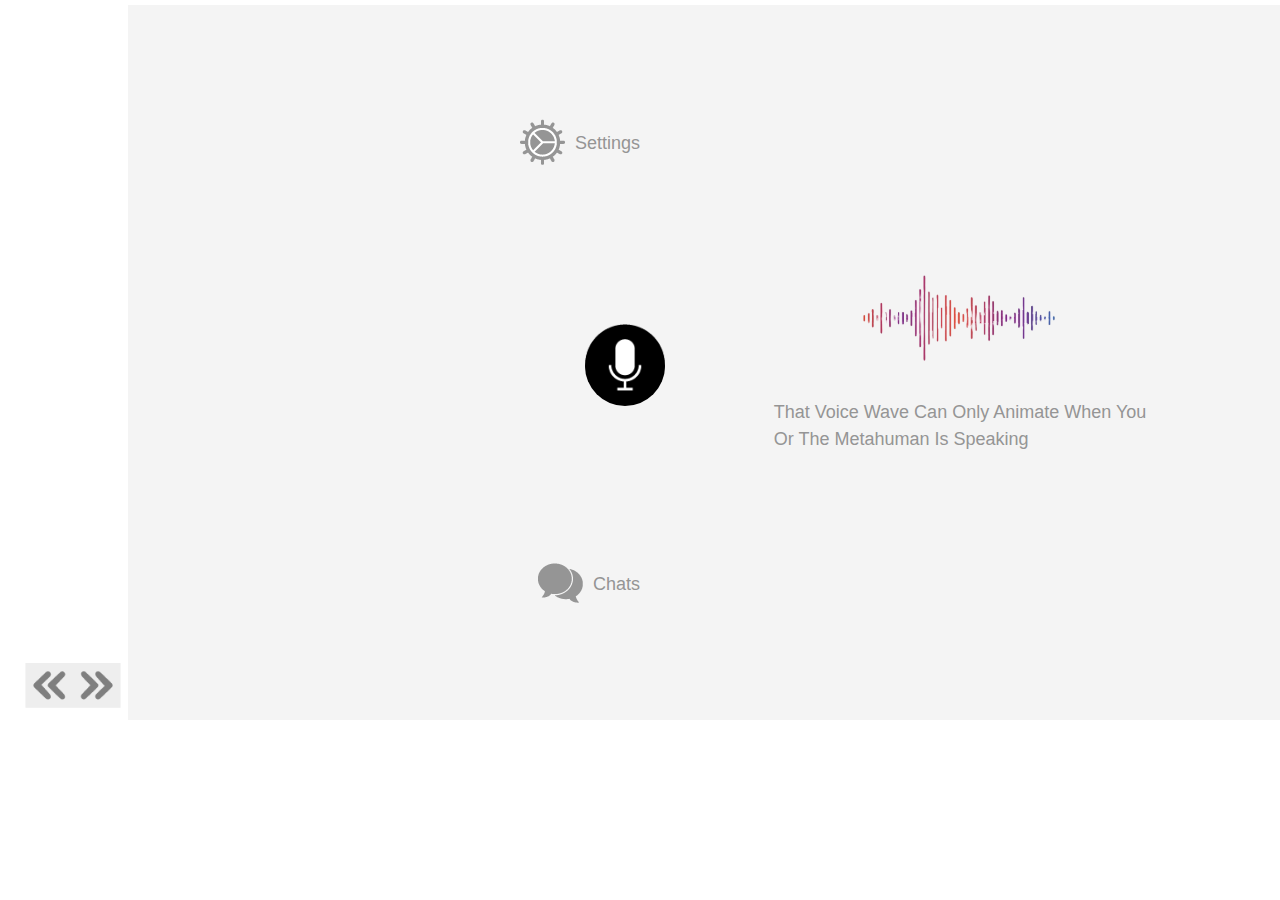
<file: index.html>
<!DOCTYPE html>
<html lang="en">
    <head>
        <meta charset="UTF-8" />
        <meta http-equiv="X-UA-Compatible" content="IE=edge" />
        <meta name="viewport" content="width=device-width, initial-scale=1.0" />
        <title>Document</title>
        <link rel="stylesheet" href="./css/style.css" />
    </head>
    <body>
        <section>
            <div class="wrap">
                <div class="content-wrap">
                    <!-- person controls  -->
                    <div id="slider">
                        <div class="container">
                            <!-- slider image  -->
                            <div class="slides">
                                <div class="svg-wrap">
                                    <svg
                                        width="377"
                                        height="725"
                                        viewBox="0 0 377 725"
                                        fill="none"
                                        xmlns="http://www.w3.org/2000/svg"
                                    >
                                        <clipPath id="smClip">
                                            <path
                                                d="M377 0H0L12.5 663C57.5 687 124 724.5 196 724.5C264.457 724.5 356 674.5 373 663L377 0Z"
                                                fill="#D9D9D9"
                                            />
                                        </clipPath>
                                    </svg>
                                </div>
                                <div class="right-side">
                                    <!-- <img src="./images/person.jpg" alt=""> -->
                                </div>
                            </div>
                            <!-- slider control  -->
                            <div class="slider-control">
                                <button>
                                    <img
                                        src="./images/arrow-left.png"
                                        alt="left arrow"
                                    />
                                </button>
                                <button>
                                    <img
                                        src="./images/arrow-right.png"
                                        alt="right arrow"
                                    />
                                </button>
                            </div>
                        </div>
                    </div>
                    <!-- control button list  -->
                    <div id="control-btns">
                        <div class="container">
                            <!-- setting icons  -->
                            <button>
                                <img
                                    src="./images/settings_icon.png"
                                    alt="setting icon"
                                />
                                <p>settings</p>
                            </button>
                            <!-- microphone icons  -->
                            <button id="microphone">
                                <img
                                    src="./images/microphone.png"
                                    alt="microphone icon"
                                />
                            </button>
                            <!-- chat icons  -->
                            <button>
                                <img
                                    src="./images/chats_icon.png"
                                    alt="chat icon"
                                />
                                <p>chats</p>
                            </button>
                        </div>
                    </div>
                </div>
                <!-- voice animation  -->
                <div class="voice-animation">
                    <div class="animation">
                        <img src="./images/speech-animation.png" alt="" />
                    </div>
                    <div class="voice-text">
                        <p>That voice wave can only animate when you</p>
                        <p>or the metahuman is speaking</p>
                    </div>
                </div>
            </div>
        </section>
    </body>
</html>
</file>
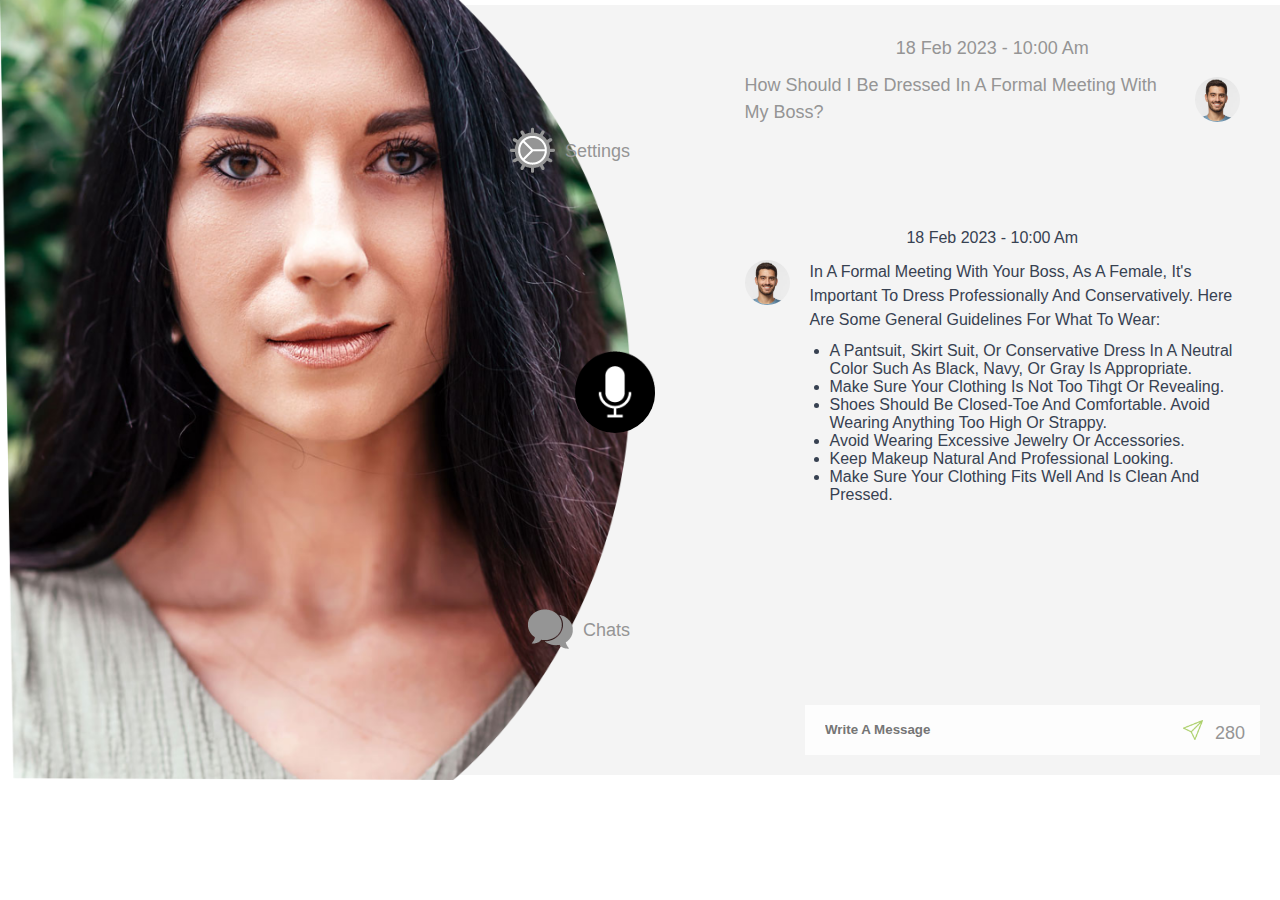
<file: after-login.html>
<!DOCTYPE html>
<html lang="en">
    <head>
        <meta charset="UTF-8" />
        <meta http-equiv="X-UA-Compatible" content="IE=edge" />
        <meta name="viewport" content="width=device-width, initial-scale=1.0" />
        <title>Document</title>
        <link rel="stylesheet" href="./css/style.css" />
    </head>
    <body>
        <section>
            <div class="wrap">
                <div class="content-wrap">
                    <!-- person controls  -->
                    <div id="slider">
                        <div class="container">
                            <!-- slider image  -->
                            <div class="slides">
                                <div class="img sm-img">
                                    <img
                                        src="./images/bg-small.png"
                                        alt="person img"
                                    />
                                </div>
                                <div class="large-img">
                                    <img
                                        src="./images/Vector 7.png"
                                        alt="person image"
                                    />
                                </div>
                                <div class="slides-content">
                                    <div class="row user-row">
                                        <p class="date">
                                            18 Feb 2023 - 10:00 am
                                        </p>
                                        <!-- user  -->
                                        <div class="user-content">
                                            <p>
                                                How should I be dressed in a
                                                formal meeting with my boss?
                                            </p>
                                            <img
                                                src="./images/profile-img.jpg"
                                                alt="profile img"
                                            />
                                        </div>
                                    </div>
                                    <div class="row ai-row">
                                        <p class="date">
                                            18 Feb 2023 - 10:00 am
                                        </p>
                                        <div class="text-wrap">
                                            <div class="ai-responce">
                                                <img
                                                    src="./images/profile-img.jpg"
                                                    alt="profile img"
                                                />
                                                <div>
                                                    <p>
                                                        In a formal meeting with
                                                        your boss, as a female,
                                                        it's important to dress
                                                        professionally and
                                                        conservatively. Here are
                                                        some general guidelines
                                                        for what to wear:
                                                    </p>
                                                    <ul>
                                                        <li>
                                                            A pantsuit, skirt
                                                            suit, or
                                                            conservative dress
                                                            in a neutral color
                                                            such as black, navy,
                                                            or gray is
                                                            appropriate.
                                                        </li>
                                                        <li>
                                                            Make sure your
                                                            clothing is not too
                                                            tihgt or revealing.
                                                        </li>
                                                        <li>
                                                            Shoes should be
                                                            closed-toe and
                                                            comfortable. Avoid
                                                            wearing anything too
                                                            high or strappy.
                                                        </li>
                                                        <li>
                                                            Avoid wearing
                                                            excessive jewelry or
                                                            accessories.
                                                        </li>
                                                        <li>
                                                            Keep makeup natural
                                                            and professional
                                                            looking.
                                                        </li>
                                                        <li>
                                                            Make sure your
                                                            clothing fits well
                                                            and is clean and
                                                            pressed.
                                                        </li>
                                                    </ul>
                                                </div>
                                            </div>
                                        </div>
                                    </div>
                                    <!-- input element  -->
                                    <div class="input-wrap">
                                        <!-- send message  -->
                                        <input
                                            type="text"
                                            placeholder="Write a message"
                                        />
                                        <div class="send-con">
                                            <button class="send-btn">
                                                <img
                                                    src="./images/send.png"
                                                    alt="send icon"
                                                />
                                            </button>
                                            <p>280</p>
                                        </div>
                                    </div>
                                </div>
                            </div>
                        </div>
                    </div>
                    <!-- control button list  -->
                    <div id="control-btns">
                        <div class="container">
                            <!-- setting icons  -->
                            <button>
                                <img
                                    src="./images/settings_icon.png"
                                    alt="setting icon"
                                />
                                <p>settings</p>
                            </button>
                            <!-- microphone icons  -->
                            <button id="microphone">
                                <img
                                    src="./images/microphone.png"
                                    alt="microphone icon"
                                />
                            </button>
                            <!-- chat icons  -->
                            <button>
                                <img
                                    src="./images/chats_icon.png"
                                    alt="chat icon"
                                />
                                <p>chats</p>
                            </button>
                        </div>
                    </div>
                </div>
                <!-- voice animation  -->
                <div class="ai-responce-lg">
                    <div class="slides-content">
                        <div class="row user-row">
                            <p class="date">18 Feb 2023 - 10:00 am</p>
                            <!-- user  -->
                            <div class="user-content">
                                <p>
                                    How should I be dressed in a formal meeting
                                    with my boss?
                                </p>
                                <img
                                    src="./images/profile-img.jpg"
                                    alt="profile img"
                                />
                            </div>
                        </div>
                        <div class="row ai-row">
                            <p class="date">18 Feb 2023 - 10:00 am</p>
                            <div class="text-wrap">
                                <div class="ai-responce">
                                    <img
                                        src="./images/profile-img.jpg"
                                        alt="profile img"
                                    />
                                    <div>
                                        <p>
                                            In a formal meeting with your boss,
                                            as a female, it's important to dress
                                            professionally and conservatively.
                                            Here are some general guidelines for
                                            what to wear:
                                        </p>
                                        <ul>
                                            <li>
                                                A pantsuit, skirt suit, or
                                                conservative dress in a neutral
                                                color such as black, navy, or
                                                gray is appropriate.
                                            </li>
                                            <li>
                                                Make sure your clothing is not
                                                too tihgt or revealing.
                                            </li>
                                            <li>
                                                Shoes should be closed-toe and
                                                comfortable. Avoid wearing
                                                anything too high or strappy.
                                            </li>
                                            <li>
                                                Avoid wearing excessive jewelry
                                                or accessories.
                                            </li>
                                            <li>
                                                Keep makeup natural and
                                                professional looking.
                                            </li>
                                            <li>
                                                Make sure your clothing fits
                                                well and is clean and pressed.
                                            </li>
                                        </ul>
                                    </div>
                                </div>
                            </div>
                        </div>
                        <!-- input element  -->
                        <div class="input-wrap">
                            <!-- send message  -->
                            <input type="text" placeholder="Write a message" />
                            <div class="send-con">
                                <button class="send-btn">
                                    <img
                                        src="./images/send.png"
                                        alt="send icon"
                                    />
                                </button>
                                <p>280</p>
                            </div>
                        </div>
                    </div>
                </div>
            </div>
        </section>
    </body>
</html>
</file>
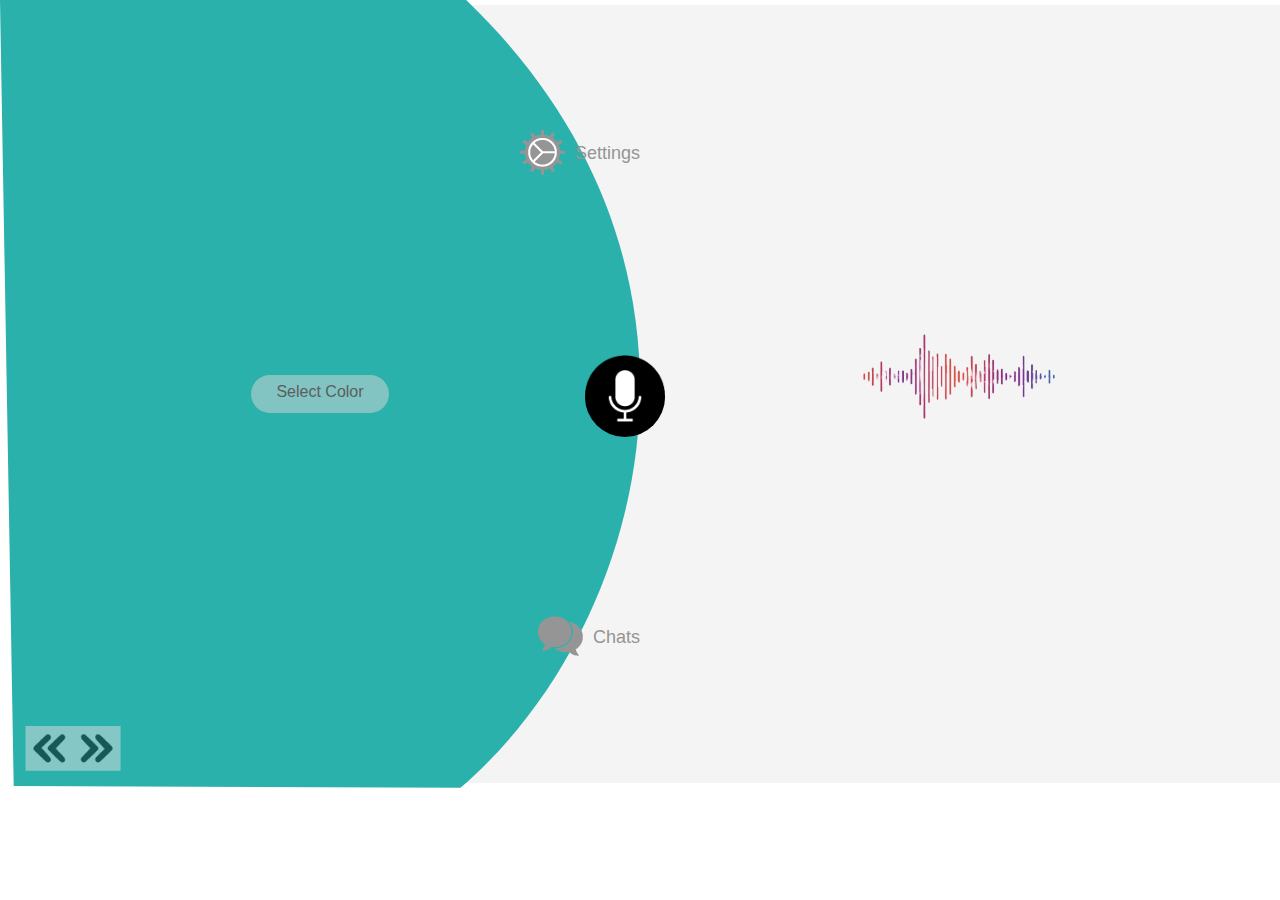
<file: color-input.html>
<!DOCTYPE html>
<html lang="en">
    <head>
        <meta charset="UTF-8" />
        <meta http-equiv="X-UA-Compatible" content="IE=edge" />
        <meta name="viewport" content="width=device-width, initial-scale=1.0" />
        <title>Document</title>
        <link rel="stylesheet" href="./css/style.css" />
    </head>
    <body>
        <section class=" color-picker">
            <div class="wrap">
                <div class="content-wrap">
                    <!-- person controls  -->
                    <div id="slider">
                        <div class="container">
                            <!-- slider image  -->
                            <div class="slides">
                                <div class="img sm-img">
                                    <svg viewBox="0 0 584 1120" fill="none" xmlns="http://www.w3.org/2000/svg">
                                      <path d="M584 0H0L19.3634 1024.93C89.0716 1062.03 192.085 1120 303.618 1120C409.663 1120 551.47 1042.71 577.804 1024.93L584 0Z" fill="#2BB1AC"/>
                                    </svg>
                                </div>
                                <div class="large-img">
                                  <svg viewBox="0 0 783 964" fill="none" xmlns="http://www.w3.org/2000/svg">
                                    <path d="M16.7751 961.772L0 0H570.353C910.748 326.415 792.623 766.761 563.363 963.869L16.7751 961.772Z" fill="#2BB1AC"/>
                                  </svg>
                                </div>
                            </div>
                            <!-- slider control  -->
                            <div class="slider-control">
                                <button>
                                    <img
                                        src="./images/arrow-left.png"
                                        alt="left arrow"
                                    />
                                </button>
                                <button>
                                    <img
                                        src="./images/arrow-right.png"
                                        alt="right arrow"
                                    />
                                </button>
                            </div>
                            <!-- slides content  -->
                            <div class="slides-content">
                              <div class="color-select">
                                  <button>select color</button>
                              </div>
                            </div>
                        </div>
                    </div>
                    <!-- control button list  -->
                    <div id="control-btns">
                        <div class="container">
                            <!-- setting icons  -->
                            <button>
                                <img
                                    src="./images/settings_icon.png"
                                    alt="setting icon"
                                />
                                <p>settings</p>
                            </button>
                            <!-- microphone icons  -->
                            <button id="microphone">
                                <img
                                    src="./images/microphone.png"
                                    alt="microphone icon"
                                />
                            </button>
                            <!-- chat icons  -->
                            <button>
                                <img
                                    src="./images/chats_icon.png"
                                    alt="chat icon"
                                />
                                <p>chats</p>
                            </button>
                        </div>
                    </div>
                </div>
                <!-- voice animation  -->
                <div class="voice-animation">
                    <div class="animation">
                        <img src="./images/speech-animation.png" alt="" />
                    </div>
                </div>
            </div>
        </section>
    </body>
</html>
</file>
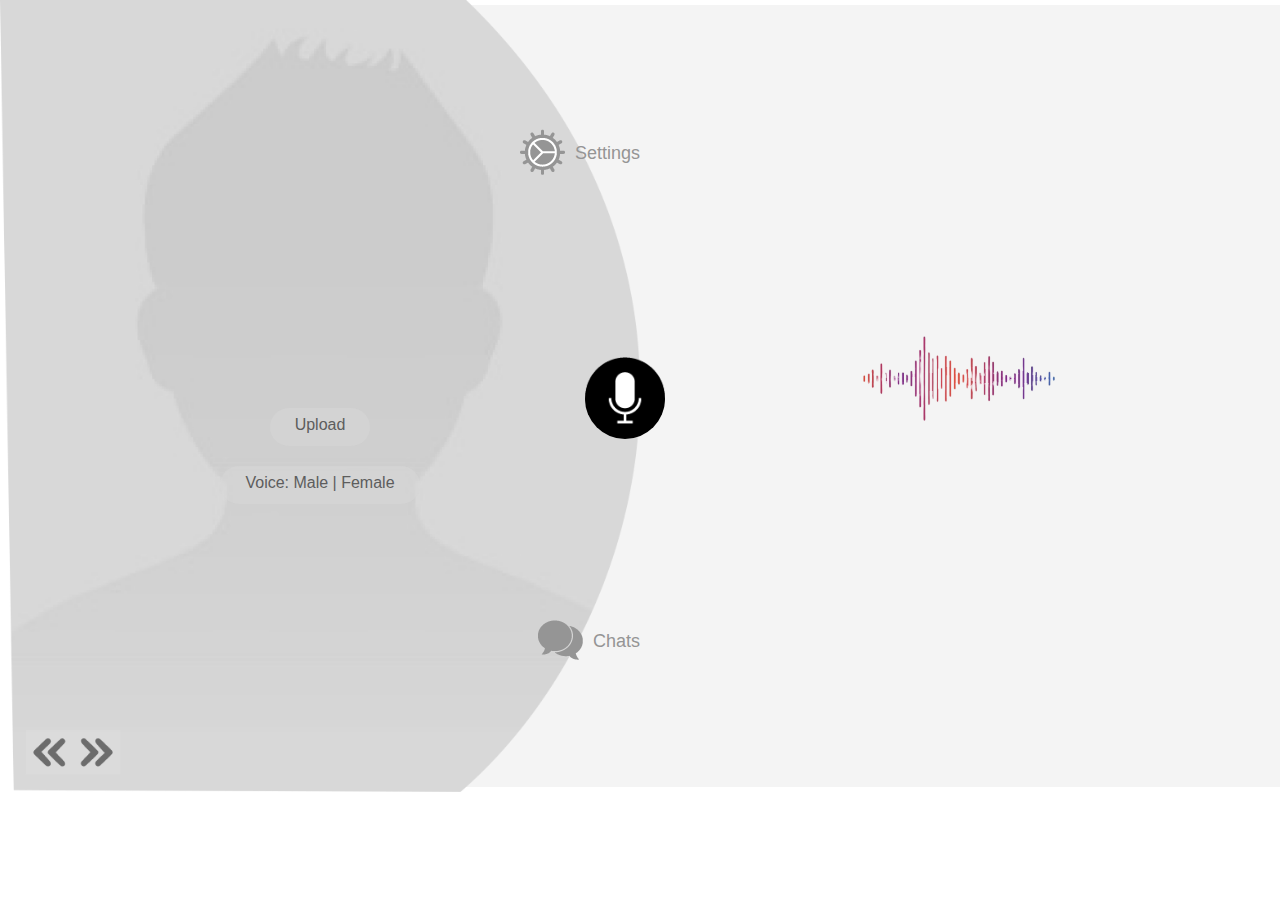
<file: upload.html>
<!DOCTYPE html>
<html lang="en">
    <head>
        <meta charset="UTF-8" />
        <meta http-equiv="X-UA-Compatible" content="IE=edge" />
        <meta name="viewport" content="width=device-width, initial-scale=1.0" />
        <title>Document</title>
        <link rel="stylesheet" href="./css/style.css" />
    </head>
    <body>
        <section class=" upload">
            <div class="wrap">
                <div class="content-wrap">
                    <!-- person controls  -->
                    <div id="slider">
                        <div class="container">
                            <!-- slider image  -->
                            <div class="slides">
                                <div class="img sm-img">
                                    <img src="./images/upload.png" alt="person img">
                                </div>
                                <div class="large-img">
                                  <img src="./images/upload-lg.png" alt="person image">
                                </div>
                            </div>
                            <!-- slider control  -->
                            <div class="slider-control">
                                <button>
                                    <img
                                        src="./images/arrow-left.png"
                                        alt="left arrow"
                                    />
                                </button>
                                <button>
                                    <img
                                        src="./images/arrow-right.png"
                                        alt="right arrow"
                                    />
                                </button>
                            </div>
                            <!-- slides content  -->
                            <div class="slides-content">
                              <div class="upload-function">
                                  <button>upload</button>
                                  <div class="current-voice">Voice: Male | Female</div>
                              </div>
                            </div>
                        </div>
                    </div>
                    <!-- control button list  -->
                    <div id="control-btns">
                        <div class="container">
                            <!-- setting icons  -->
                            <button>
                                <img
                                    src="./images/settings_icon.png"
                                    alt="setting icon"
                                />
                                <p>settings</p>
                            </button>
                            <!-- microphone icons  -->
                            <button id="microphone">
                                <img
                                    src="./images/microphone.png"
                                    alt="microphone icon"
                                />
                            </button>
                            <!-- chat icons  -->
                            <button>
                                <img
                                    src="./images/chats_icon.png"
                                    alt="chat icon"
                                />
                                <p>chats</p>
                            </button>
                        </div>
                    </div>
                </div>
                <!-- voice animation  -->
                <div class="voice-animation">
                    <div class="animation">
                        <img src="./images/speech-animation.png" alt="" />
                    </div>
                </div>
            </div>
        </section>
    </body>
</html>
</file>
<file: css/style.css>
* {
  margin: 0;
  padding: 0;
  box-sizing: border-box;
  color: #959595;
  text-transform: capitalize;
  font-family: arial;
}

section {
  width: 100%;
  height: 100vh;
}

button {
  background-color: transparent;
  border: none;
}

.container {
  width: 100%;
  max-width: 350px;
  margin-left: auto;
  margin-right: auto;
}

#control-btns {
  width: 100%;
  height: 120px;
  background-color: black;
  padding: 15px;
  display: flex;
}
#control-btns .container {
  display: flex;
  align-items: flex-end;
  justify-content: space-between;
}
#control-btns button img {
  width: 35px;
  margin-bottom: 3px;
}
#control-btns #microphone {
  background-color: black;
  width: 70px;
  height: 70px;
  border-radius: 50%;
  position: relative;
  top: -50px;
  z-index: 100;
  cursor: pointer;
}
#control-btns #microphone img {
  width: 100%;
}

#slider .container {
  display: grid;
  grid-template-columns: 1fr;
  grid-template-rows: 1fr;
}
@media only screen and (min-width: 900px) {
  #slider .container {
    height: 100%;
    display: block;
    position: relative;
  }
}
#slider .slides {
  grid-column: 1/-1;
  grid-row: 1/-1;
  display: grid;
  grid-template-columns: 1fr;
  grid-template-rows: 1fr;
  padding-left: 10px;
  padding-right: 10px;
  margin-bottom: -70px;
}
@media only screen and (min-width: 900px) {
  #slider .slides {
    margin: 0;
    padding: 0;
  }
}
#slider .slides .img {
  width: 100%;
  grid-column: 1/-1;
  grid-row: 1/-1;
}
#slider .slides .img img {
  width: 100%;
  display: block;
}
@media only screen and (min-width: 900px) {
  #slider .slides .sm-img {
    display: none;
  }
}
#slider .slides .large-img {
  display: none;
}
@media only screen and (min-width: 900px) {
  #slider .slides .large-img {
    display: block;
    width: 100%;
    height: 100%;
  }
  #slider .slides .large-img img {
    width: 100%;
    height: 100%;
  }
}
@media only screen and (min-width: 900px) {
  #slider .slides svg {
    display: block;
  }
}
@media only screen and (min-width: 900px) {
  #slider .slides-content {
    display: none;
  }
}
#slider .slider-control {
  grid-column: 1/-1;
  grid-row: 1/-1;
  display: flex;
  align-items: center;
  justify-content: space-between;
}
@media only screen and (min-width: 900px) {
  #slider .slider-control {
    position: absolute;
    left: 20px;
    bottom: 15px;
  }
  #slider .slider-control button {
    width: 35px;
  }
}
@media only screen and (min-width: 1200px) {
  #slider .slider-control {
    left: 25px;
    bottom: 20px;
  }
}
#slider .slider-control button {
  width: 48px;
  height: 42px;
}
#slider .slider-control button img {
  width: 100%;
}

@media only screen and (min-width: 900px) {
  .wrap {
    display: flex;
    background: rgb(2, 0, 36);
    background: transparent linear-gradient(90deg, rgba(2, 0, 36, 0) 0%, rgb(244, 244, 244) 0%) no-repeat right center;
    background-size: 90% calc(100% - 10px);
  }
}
@media only screen and (min-width: 900px) {
  .wrap > div {
    flex: 1;
  }
}

.voice-animation {
  display: none;
}
@media only screen and (min-width: 900px) {
  .voice-animation {
    display: flex;
    align-items: center;
    justify-content: center;
    flex-flow: column wrap;
  }
  .voice-animation .animation {
    width: 200px;
    margin-bottom: 30px;
  }
  .voice-animation .animation img {
    width: 100%;
  }
}

@media only screen and (min-width: 900px) {
  .content-wrap {
    display: grid;
    position: relative;
  }
  .content-wrap > div {
    grid-column: 1/-1;
    grid-row: 1/-1;
  }
  .content-wrap #control-btns {
    position: absolute;
    right: 0;
    top: 0;
    width: 200px;
    height: 100%;
    background-color: transparent;
    padding-right: 0px;
    padding-left: 0px;
    align-items: center;
  }
}
@media only screen and (min-width: 900px) and (min-width: 1200px) {
  .content-wrap #control-btns {
    right: 10px;
  }
}
@media only screen and (min-width: 900px) {
  .content-wrap #control-btns .container {
    flex-flow: column wrap;
    height: 70%;
  }
}
@media only screen and (min-width: 900px) {
  .content-wrap #control-btns button {
    display: flex;
    align-items: center;
  }
  .content-wrap #control-btns button p {
    position: relative;
    right: -10px;
  }
}
@media only screen and (min-width: 900px) and (min-width: 1200px) {
  .content-wrap #control-btns button img {
    width: 45px;
  }
}
@media only screen and (min-width: 900px) {
  .content-wrap #control-btns #microphone {
    top: initial;
    left: 35px;
  }
}
@media only screen and (min-width: 900px) and (min-width: 1200px) {
  .content-wrap #control-btns #microphone {
    height: 80px;
    width: 80px;
  }
  .content-wrap #control-btns #microphone img {
    height: initial;
  }
}
@media only screen and (min-width: 900px) {
  .content-wrap .container {
    width: 100%;
    max-width: initial;
  }
}

@media only screen and (min-width: 900px) {
  p {
    line-height: 150%;
    font-size: 16px;
  }
}
@media only screen and (min-width: 1200px) {
  p {
    font-size: 18px;
  }
}

@media only screen and (min-width: 1200px) {
  .wrap {
    max-width: 1400px;
    margin-left: auto;
    margin-right: auto;
  }
}

.slides-content {
  grid-column: 1/-1;
  grid-row: 1/-1;
  font-size: 15px;
  position: relative;
  z-index: 20;
}
@media only screen and (min-width: 900px) {
  .slides-content {
    position: initial;
    z-index: initial;
    width: 85%;
  }
}
.slides-content .row {
  padding-left: 20px;
  padding-right: 20px;
}
.slides-content .row .date {
  text-align: center;
  margin-bottom: 10px;
}
.slides-content .text-wrap {
  display: flex;
  justify-content: space-between;
  align-items: flex-start;
}
.slides-content .user-content, .slides-content .ai-responce {
  display: flex;
  justify-content: space-between;
  align-items: center;
  column-gap: 20px;
}
.slides-content .user-content img, .slides-content .ai-responce img {
  width: 45px;
  height: 45px;
  border-radius: 50%;
}
.slides-content .user-row {
  margin-top: 15px;
  margin-bottom: 25px;
}
.slides-content .ai-row p,
.slides-content .ai-row li {
  color: #374151;
}
@media only screen and (min-width: 900px) {
  .slides-content .ai-row p,
  .slides-content .ai-row li {
    font-size: 1rem;
  }
}
.slides-content .ai-responce {
  align-items: flex-start;
  height: 345px;
  overflow: auto;
}
.slides-content .ai-responce ul {
  padding-left: 20px;
  margin-top: 10px;
}
.slides-content .input-wrap {
  margin-left: 13px;
  margin-top: 15px;
  width: 310px;
  height: 40px;
  position: relative;
}
.slides-content .input-wrap input {
  width: 100%;
  height: 100%;
  background-color: #fdfdfd;
  padding: 10px;
  border: none;
}
.slides-content .input-wrap input:focus {
  border: none;
  outline: none;
}
.slides-content .input-wrap .send-con {
  display: flex;
  justify-content: space-between;
  position: absolute;
  right: 15px;
  top: 12px;
}
.slides-content .input-wrap .send-con .send-btn {
  width: 20px;
  margin-right: 12px;
  height: 20px;
  cursor: pointer;
}
.slides-content .input-wrap .send-con .send-btn img {
  width: 100%;
}
.slides-content .input-wrap .send-con .send-btn p {
  font-size: 14px;
}

.ai-responce-lg {
  display: none;
}
@media only screen and (min-width: 900px) {
  .ai-responce-lg {
    display: flex;
    justify-content: flex-end;
    position: relative;
    padding-top: 20px;
    padding-right: 20px;
  }
}
@media only screen and (min-width: 1200px) {
  .ai-responce-lg .user-row {
    margin-bottom: 100px;
  }
}
@media only screen and (min-width: 900px) {
  .ai-responce-lg .input-wrap {
    margin: initial;
    position: absolute;
    right: 20px;
    bottom: 25px;
    font-size: 1rem;
    width: 65%;
    height: 50px;
  }
  .ai-responce-lg .input-wrap input {
    padding-left: 20px;
  }
  .ai-responce-lg .input-wrap input::placeholder {
    font-weight: bold;
  }
  .ai-responce-lg .input-wrap .send-con {
    top: 15px;
  }
}
@media only screen and (min-width: 1200px) {
  .ai-responce-lg .input-wrap {
    width: 70%;
  }
}
@media only screen and (min-width: 900px) {
  .ai-responce-lg .ai-responce {
    height: 35vw;
  }
}
@media only screen and (min-width: 1200px) {
  .ai-responce-lg .ai-responce {
    height: initial;
  }
}

.upload-function,
.color-select {
  width: 100%;
  height: 100%;
  display: flex;
  flex-flow: column wrap;
  align-items: center;
  justify-content: center;
}
.upload-function button,
.upload-function .current-voice,
.color-select button,
.color-select .current-voice {
  background-color: rgba(216, 216, 216, 0.5019607843);
  border-radius: 50px;
  padding: 8px 25px 12px 25px;
  color: #5d5d5d;
  font-size: 1rem;
}
.upload-function .current-voice,
.color-select .current-voice {
  margin-top: 20px;
}
.upload-function button,
.color-select button {
  cursor: pointer;
}
@media only screen and (min-width: 900px) {
  .upload-function button,
  .color-select button {
    margin-top: 120px;
  }
}

@media only screen and (min-width: 900px) {
  .color-select button {
    margin-top: 0px;
  }
}

@media only screen and (min-width: 900px) {
  .upload .slides-content,
  .color-picker .slides-content {
    display: flex !important;
    width: 100%;
  }
  .upload #slider .container,
  .color-picker #slider .container {
    display: grid;
  }
}

/*# sourceMappingURL=style.css.map */
</file>
